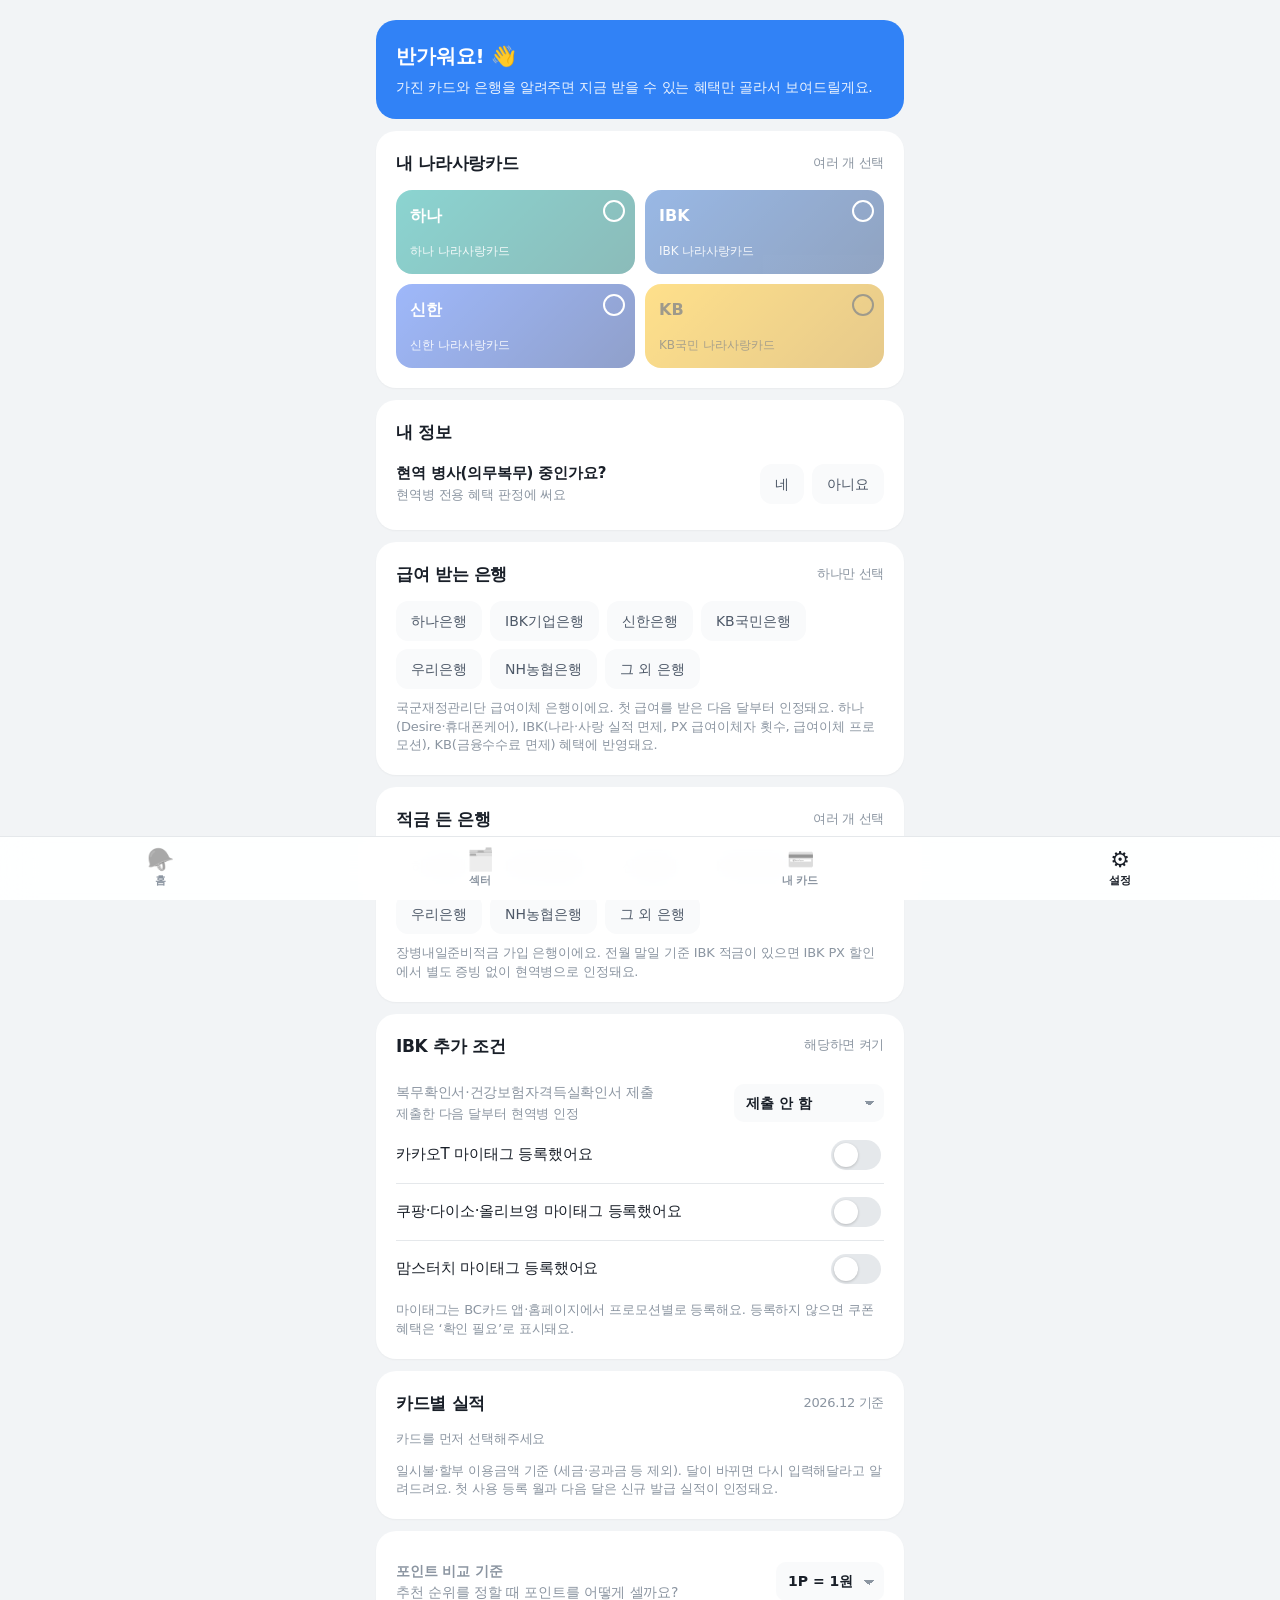
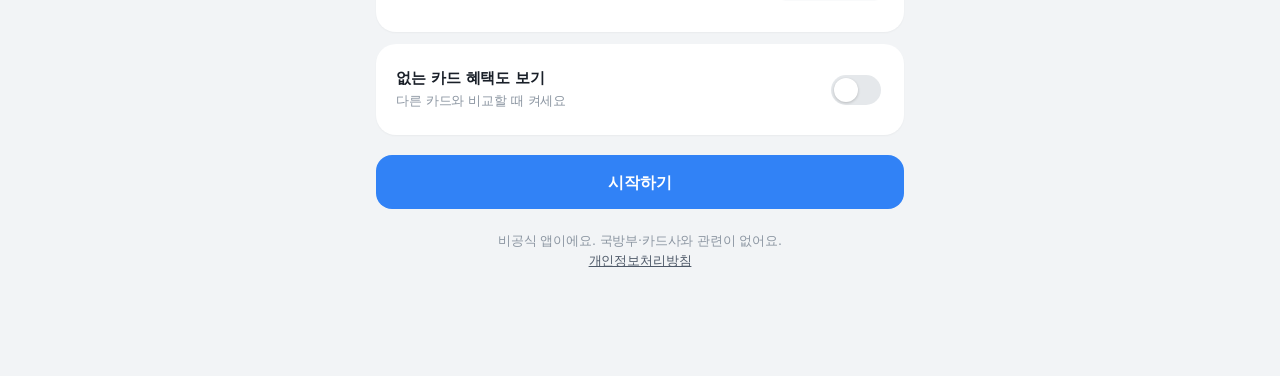
<file: index.html>
<!doctype html>
<html lang="ko">
<head>
  <meta charset="utf-8">
  <meta name="viewport" content="width=device-width, initial-scale=1, viewport-fit=cover">
  <title>나라사랑 혜택</title>
  <meta name="description" content="나라사랑카드 4종(하나·IBK·신한·KB) 혜택을 결제 전에 빠르게 찾아보는 앱">
  <meta name="theme-color" content="#F2F4F6" media="(prefers-color-scheme: light)">
  <meta name="theme-color" content="#101114" media="(prefers-color-scheme: dark)">
  <meta name="apple-mobile-web-app-capable" content="yes">
  <meta name="mobile-web-app-capable" content="yes">
  <meta name="apple-mobile-web-app-status-bar-style" content="default">
  <meta name="apple-mobile-web-app-title" content="나라사랑혜택">
  <link rel="manifest" href="manifest.webmanifest">
  <link rel="icon" type="image/png" sizes="32x32" href="icons/favicon-32.png">
  <link rel="apple-touch-icon" href="icons/apple-touch-icon.png">
  <link rel="stylesheet" href="css/style.css">
</head>
<body>
  <main id="view" class="view" aria-live="polite"></main>

  <nav class="tabbar" aria-label="메인 메뉴">
    <button data-tab="home" class="tab"><span class="tab-ico">🪖</span><span>홈</span></button>
    <button data-tab="sector" class="tab"><span class="tab-ico">🗂️</span><span>섹터</span></button>
    <button data-tab="cards" class="tab"><span class="tab-ico">💳</span><span>내 카드</span></button>
    <button data-tab="settings" class="tab"><span class="tab-ico">⚙️</span><span>설정</span></button>
  </nav>

  <script src="js/data.js"></script>
  <script src="js/engine.js"></script>
  <script src="js/app.js"></script>
</body>
</html>
</file>
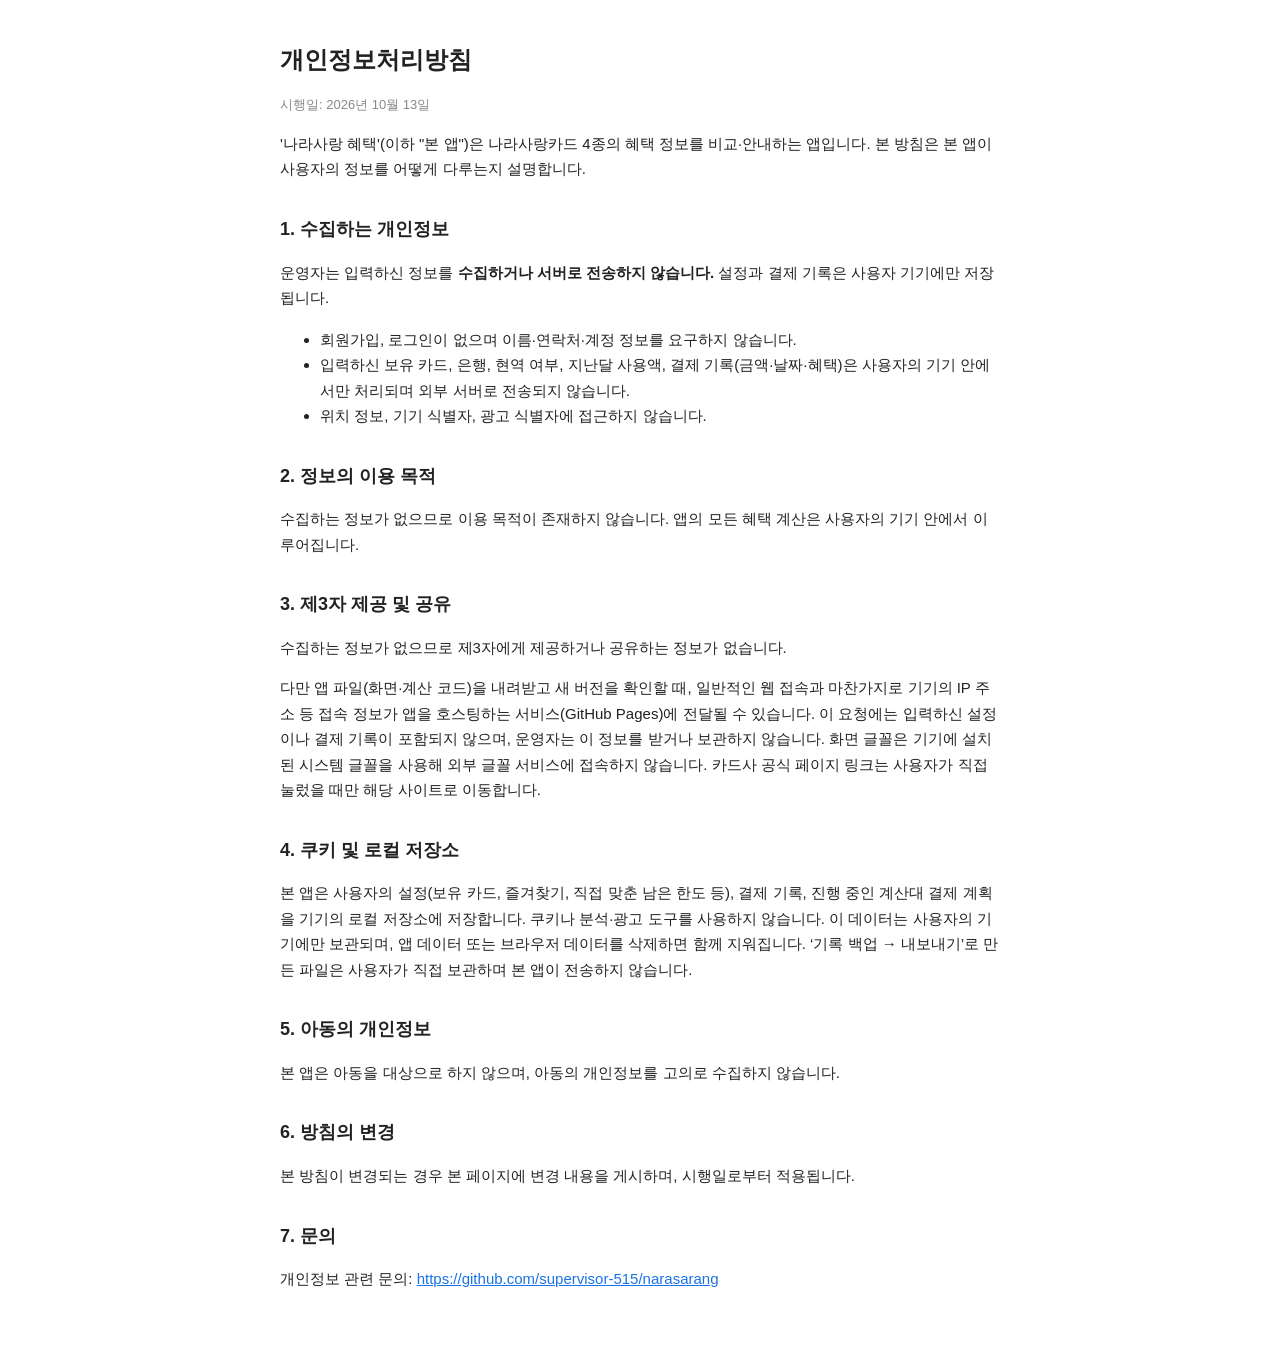
<file: privacy.html>
<!DOCTYPE html>
<html lang="ko">
<head>
<meta charset="UTF-8">
<meta name="viewport" content="width=device-width, initial-scale=1.0">
<title>개인정보처리방침 - 나라사랑 혜택</title>
<style>
  body { font-family: -apple-system, BlinkMacSystemFont, "Apple SD Gothic Neo", "Noto Sans KR", sans-serif; line-height: 1.7; color: #222; max-width: 720px; margin: 0 auto; padding: 24px 20px 64px; }
  h1 { font-size: 24px; margin-bottom: 8px; }
  h2 { font-size: 18px; margin-top: 32px; margin-bottom: 8px; }
  p, li { font-size: 15px; }
  .updated { color: #888; font-size: 13px; }
  a { color: #1a73e8; }
</style>
</head>
<body>
<h1>개인정보처리방침</h1>
<p class="updated">시행일: 2026년 10월 13일</p>

<p>'나라사랑 혜택'(이하 "본 앱")은 나라사랑카드 4종의 혜택 정보를 비교·안내하는 앱입니다. 본 방침은 본 앱이 사용자의 정보를 어떻게 다루는지 설명합니다.</p>

<h2>1. 수집하는 개인정보</h2>
<p>운영자는 입력하신 정보를 <strong>수집하거나 서버로 전송하지 않습니다.</strong> 설정과 결제 기록은 사용자 기기에만 저장됩니다.</p>
<ul>
  <li>회원가입, 로그인이 없으며 이름·연락처·계정 정보를 요구하지 않습니다.</li>
  <li>입력하신 보유 카드, 은행, 현역 여부, 지난달 사용액, 결제 기록(금액·날짜·혜택)은 사용자의 기기 안에서만 처리되며 외부 서버로 전송되지 않습니다.</li>
  <li>위치 정보, 기기 식별자, 광고 식별자에 접근하지 않습니다.</li>
</ul>

<h2>2. 정보의 이용 목적</h2>
<p>수집하는 정보가 없으므로 이용 목적이 존재하지 않습니다. 앱의 모든 혜택 계산은 사용자의 기기 안에서 이루어집니다.</p>

<h2>3. 제3자 제공 및 공유</h2>
<p>수집하는 정보가 없으므로 제3자에게 제공하거나 공유하는 정보가 없습니다.</p>
<p>다만 앱 파일(화면·계산 코드)을 내려받고 새 버전을 확인할 때, 일반적인 웹 접속과 마찬가지로 기기의 IP 주소 등 접속 정보가 앱을 호스팅하는 서비스(GitHub Pages)에 전달될 수 있습니다. 이 요청에는 입력하신 설정이나 결제 기록이 포함되지 않으며, 운영자는 이 정보를 받거나 보관하지 않습니다. 화면 글꼴은 기기에 설치된 시스템 글꼴을 사용해 외부 글꼴 서비스에 접속하지 않습니다. 카드사 공식 페이지 링크는 사용자가 직접 눌렀을 때만 해당 사이트로 이동합니다.</p>

<h2>4. 쿠키 및 로컬 저장소</h2>
<p>본 앱은 사용자의 설정(보유 카드, 즐겨찾기, 직접 맞춘 남은 한도 등), 결제 기록, 진행 중인 계산대 결제 계획을 기기의 로컬 저장소에 저장합니다. 쿠키나 분석·광고 도구를 사용하지 않습니다. 이 데이터는 사용자의 기기에만 보관되며, 앱 데이터 또는 브라우저 데이터를 삭제하면 함께 지워집니다. ‘기록 백업 → 내보내기’로 만든 파일은 사용자가 직접 보관하며 본 앱이 전송하지 않습니다.</p>

<h2>5. 아동의 개인정보</h2>
<p>본 앱은 아동을 대상으로 하지 않으며, 아동의 개인정보를 고의로 수집하지 않습니다.</p>

<h2>6. 방침의 변경</h2>
<p>본 방침이 변경되는 경우 본 페이지에 변경 내용을 게시하며, 시행일로부터 적용됩니다.</p>

<h2>7. 문의</h2>
<p>개인정보 관련 문의: <a href="https://github.com/supervisor-515/narasarang">https://github.com/supervisor-515/narasarang</a></p>
</body>
</html>
</file>
<file: css/style.css>
:root {
  --bg: #F2F4F6;
  --surface: #FFFFFF;
  --surface-2: #F9FAFB;
  --line: #E5E8EB;
  --text: #191F28;
  --text-2: #4E5968;
  --text-3: #8B95A1;
  --accent: #3182F6;
  --accent-soft: #E8F3FF;
  --ok: #12AC79;
  --ok-soft: #E5F8F1;
  --warn: #E08A00;
  --warn-soft: #FFF4DE;
  --no: #8B95A1;
  --no-soft: #F2F4F6;
  --danger: #F04452;
  --radius: 20px;
  --shadow: 0 1px 2px rgba(0, 0, 0, .04);
  --tabbar-h: 64px;
  color-scheme: light;
}

@media (prefers-color-scheme: dark) {
  :root:not([data-theme="light"]) {
    --bg: #101114;
    --surface: #1C1D22;
    --surface-2: #24262C;
    --line: #2E3038;
    --text: #F2F4F6;
    --text-2: #C3C8D0;
    --text-3: #8B919C;
    --accent: #4C94FF;
    --accent-soft: #1B2B44;
    --ok: #2CCB93;
    --ok-soft: #133328;
    --warn: #FFB547;
    --warn-soft: #3A2B12;
    --no: #7D838E;
    --no-soft: #26282E;
    color-scheme: dark;
  }
}
:root[data-theme="dark"] {
  --bg: #101114; --surface: #1C1D22; --surface-2: #24262C; --line: #2E3038;
  --text: #F2F4F6; --text-2: #C3C8D0; --text-3: #8B919C;
  --accent: #4C94FF; --accent-soft: #1B2B44; --ok: #2CCB93; --ok-soft: #133328;
  --warn: #FFB547; --warn-soft: #3A2B12; --no: #7D838E; --no-soft: #26282E;
  color-scheme: dark;
}

* { box-sizing: border-box; -webkit-tap-highlight-color: transparent; }
html, body { margin: 0; padding: 0; }
body {
  background: var(--bg);
  color: var(--text);
  font-family: "Pretendard Variable", Pretendard, -apple-system, BlinkMacSystemFont, "Apple SD Gothic Neo", "Noto Sans KR", system-ui, sans-serif;
  font-size: 15px;
  line-height: 1.45;
  letter-spacing: -0.01em;
  -webkit-font-smoothing: antialiased;
  overscroll-behavior-y: none;
}
button, input, select { font: inherit; color: inherit; }
button { cursor: pointer; border: 0; background: none; padding: 0; }

.view {
  max-width: 560px;
  margin: 0 auto;
  padding: calc(env(safe-area-inset-top) + 12px) 16px calc(var(--tabbar-h) + env(safe-area-inset-bottom) + 24px);
  min-height: 100vh;
}

/* ── 헤더 ── */
.hello { padding: 12px 4px 16px; }
.hello h1 { font-size: 24px; line-height: 1.3; margin: 0; font-weight: 700; letter-spacing: -0.03em; }
.hello p { margin: 6px 0 0; color: var(--text-3); font-size: 14px; }
.page-title { font-size: 22px; font-weight: 700; margin: 12px 4px 16px; letter-spacing: -0.03em; }

/* ── 검색 ── */
.search-wrap {
  position: sticky; top: 0; z-index: 5;
  margin: 0 -16px; padding: calc(env(safe-area-inset-top) + 8px) 16px 10px;
  background: var(--bg);
}
.search {
  display: flex; align-items: center; gap: 8px;
  background: var(--surface); border-radius: 16px; padding: 0 14px; height: 52px;
  box-shadow: var(--shadow); border: 1.5px solid transparent;
}
.search:focus-within { border-color: var(--accent); }
.search input { flex: 1; border: 0; outline: 0; background: transparent; font-size: 16px; min-width: 0; }
.search input::placeholder { color: var(--text-3); }
.search .clear { width: 24px; height: 24px; border-radius: 50%; background: var(--line); color: var(--text-2); font-size: 13px; display: none; }
.search.has-value .clear { display: inline-flex; align-items: center; justify-content: center; }

.chips { display: flex; gap: 8px; overflow-x: auto; padding: 4px 2px 2px; scrollbar-width: none; margin: 0 -16px; padding-left: 16px; padding-right: 16px; }
.chips::-webkit-scrollbar { display: none; }
.chip {
  flex: none; height: 36px; padding: 0 14px; border-radius: 18px;
  background: var(--surface); color: var(--text-2); font-size: 14px; font-weight: 500;
  display: inline-flex; align-items: center; gap: 6px; box-shadow: var(--shadow);
}
.chip.on { background: var(--text); color: var(--bg); }
.chip .n { font-size: 12px; color: var(--accent); font-weight: 700; }
.chip.on .n { color: inherit; opacity: .7; }

/* ── 섹션/카드 컨테이너 ── */
.section { background: var(--surface); border-radius: var(--radius); padding: 20px; margin: 12px 0; box-shadow: var(--shadow); }
.section h2 { font-size: 17px; margin: 0 0 14px; font-weight: 700; letter-spacing: -0.02em; display: flex; align-items: center; justify-content: space-between; }
.section h2 small { font-size: 13px; color: var(--text-3); font-weight: 500; }
.muted { color: var(--text-3); font-size: 13px; }

/* ── 섹터 그리드 ── */
.grid { display: grid; grid-template-columns: repeat(4, 1fr); gap: 4px 4px; }
.cell { display: flex; flex-direction: column; align-items: center; gap: 6px; padding: 10px 2px; border-radius: 14px; position: relative; }
.cell:active { background: var(--surface-2); }
.cell .ico { width: 48px; height: 48px; border-radius: 16px; background: var(--surface-2); display: grid; place-items: center; font-size: 26px; }
.cell .lbl { font-size: 12.5px; color: var(--text-2); text-align: center; line-height: 1.2; word-break: keep-all; }
.cell .badge { position: absolute; top: 4px; right: calc(50% - 32px); min-width: 18px; height: 18px; padding: 0 5px; border-radius: 9px; background: var(--accent); color: #fff; font-size: 11px; font-weight: 700; display: grid; place-items: center; }

/* ── 베스트 하이라이트 ── */
.best {
  border-radius: var(--radius); padding: 20px; margin: 12px 0; color: #fff;
  background: linear-gradient(135deg, var(--c1), var(--c2));
  box-shadow: 0 8px 24px -12px var(--c2);
}
.best .k { font-size: 13px; opacity: .85; }
.best .t { font-size: 20px; font-weight: 700; margin-top: 4px; letter-spacing: -0.02em; }
.best .v { font-size: 34px; font-weight: 800; margin-top: 6px; letter-spacing: -0.03em; }
.best .s { font-size: 13px; opacity: .9; margin-top: 4px; }
.best.dark-text { color: #2B2100; }

/* ── 혜택 리스트 ── */
.list { background: var(--surface); border-radius: var(--radius); margin: 12px 0; overflow: hidden; box-shadow: var(--shadow); }
.list-head { padding: 18px 20px 6px; font-size: 15px; font-weight: 700; display: flex; justify-content: space-between; align-items: baseline; }
.list-head small { font-weight: 500; color: var(--text-3); font-size: 12.5px; }
.item { padding: 16px 20px; border-top: 1px solid var(--line); display: block; width: 100%; text-align: left; }
.list-head + .item, .item:first-child { border-top: 0; }
.item.dim { opacity: .55; }
.row { display: flex; gap: 12px; align-items: flex-start; }
.logo {
  flex: none; width: 40px; height: 40px; border-radius: 12px; display: grid; place-items: center;
  font-size: 12px; font-weight: 800; letter-spacing: -0.04em;
  background: linear-gradient(135deg, var(--c1), var(--c2)); color: var(--ct);
}
.body { flex: 1; min-width: 0; }
.title { font-weight: 600; font-size: 15.5px; line-height: 1.35; }
.where { color: var(--text-3); font-size: 13px; margin-top: 2px; overflow: hidden; text-overflow: ellipsis; display: -webkit-box; -webkit-line-clamp: 2; -webkit-box-orient: vertical; }
.val { flex: none; text-align: right; max-width: 40%; }
.val b { display: block; font-size: 17px; font-weight: 700; color: var(--accent); letter-spacing: -0.02em; word-break: keep-all; }
.val i { display: block; font-style: normal; font-size: 12px; color: var(--text-3); margin-top: 2px; }
.val .est { color: var(--ok); }
.meta { margin: 8px 0 0 52px; display: flex; flex-wrap: wrap; gap: 6px; align-items: center; }
.pill { font-size: 12px; font-weight: 600; padding: 3px 8px; border-radius: 8px; white-space: nowrap; }
.pill.ok { background: var(--ok-soft); color: var(--ok); }
.pill.check { background: var(--warn-soft); color: var(--warn); }
.pill.no { background: var(--no-soft); color: var(--no); }
.pill.tag { background: var(--surface-2); color: var(--text-2); font-weight: 500; }
.pill.until { background: var(--accent-soft); color: var(--accent); }
.detail { display: none; margin: 10px 0 0 52px; font-size: 13px; color: var(--text-2); background: var(--surface-2); border-radius: 12px; padding: 12px 14px; }
.item.open .detail { display: block; }
.detail p { margin: 0 0 6px; }
.detail p:last-child { margin-bottom: 0; }
.detail .me { color: var(--accent); font-weight: 600; }
.detail ul { margin: 4px 0 0; padding-left: 16px; }

.empty { text-align: center; padding: 40px 20px; color: var(--text-3); }
.empty .big { font-size: 40px; }

/* ── 카드 바 ── */
.seg { display: flex; gap: 6px; background: var(--surface); padding: 4px; border-radius: 14px; margin: 4px 0 12px; box-shadow: var(--shadow); }
.seg button { flex: 1; height: 38px; border-radius: 10px; font-weight: 600; font-size: 14px; color: var(--text-3); }
.seg button.on { background: var(--text); color: var(--bg); }
.kv { display: flex; justify-content: space-between; align-items: center; padding: 10px 0; border-top: 1px solid var(--line); gap: 12px; }
.kv:first-of-type { border-top: 0; }
.kv span { color: var(--text-3); font-size: 14px; }
.kv b { font-weight: 600; text-align: right; }
.tierbar { display: flex; gap: 4px; margin-top: 10px; }
.tierbar div { flex: 1; height: 6px; border-radius: 3px; background: var(--line); }
.tierbar div.on { background: var(--accent); }
.tierlbl { display: flex; justify-content: space-between; font-size: 11px; color: var(--text-3); margin-top: 6px; }

/* ── 설정 ── */
.pick { display: grid; grid-template-columns: 1fr 1fr; gap: 10px; }
.pick-card {
  position: relative; border-radius: 16px; padding: 14px; text-align: left; min-height: 84px;
  background: linear-gradient(135deg, var(--c1), var(--c2)); color: var(--ct);
  display: flex; flex-direction: column; justify-content: space-between; opacity: .45; transition: opacity .15s, transform .15s;
}
.pick-card.on { opacity: 1; }
.pick-card:active { transform: scale(.98); }
.pick-card b { font-size: 16px; }
.pick-card small { font-size: 12px; opacity: .9; }
.pick-card .ck { position: absolute; top: 10px; right: 10px; width: 22px; height: 22px; border-radius: 50%; border: 2px solid currentColor; display: grid; place-items: center; font-size: 13px; font-weight: 800; }
.pick-card.on .ck { background: #fff; color: #191F28; border-color: #fff; }
.opts { display: flex; flex-wrap: wrap; gap: 8px; }
.opt { height: 40px; padding: 0 14px; border-radius: 12px; background: var(--surface-2); color: var(--text-2); font-weight: 500; font-size: 14px; border: 1.5px solid transparent; }
.opt.on { background: var(--accent-soft); color: var(--accent); border-color: var(--accent); font-weight: 700; }
.hint { font-size: 13px; color: var(--text-3); margin: 10px 0 0; }
.spend-row { display: flex; align-items: center; justify-content: space-between; gap: 12px; padding: 10px 0; border-top: 1px solid var(--line); }
.spend-row:first-of-type { border-top: 0; }
.spend-row .who { display: flex; align-items: center; gap: 10px; font-weight: 600; }
.spend-row .logo { width: 32px; height: 32px; border-radius: 10px; font-size: 10.5px; }
select.sel {
  appearance: none; -webkit-appearance: none; background: var(--surface-2); border: 0; border-radius: 10px;
  padding: 9px 30px 9px 12px; font-size: 14px; font-weight: 600; color: var(--text);
  background-image: linear-gradient(45deg, transparent 50%, var(--text-3) 50%), linear-gradient(135deg, var(--text-3) 50%, transparent 50%);
  background-position: calc(100% - 15px) 52%, calc(100% - 10px) 52%; background-size: 5px 5px; background-repeat: no-repeat;
}
.switch { display: flex; align-items: center; justify-content: space-between; gap: 12px; padding: 4px 0; }
.switch input { appearance: none; -webkit-appearance: none; width: 50px; height: 30px; border-radius: 15px; background: var(--line); position: relative; flex: none; transition: background .15s; }
.switch input::after { content: ""; position: absolute; top: 3px; left: 3px; width: 24px; height: 24px; border-radius: 50%; background: #fff; box-shadow: 0 1px 3px rgba(0,0,0,.2); transition: transform .15s; }
.switch input:checked { background: var(--accent); }
.switch input:checked::after { transform: translateX(20px); }
.btn { width: 100%; height: 54px; border-radius: 16px; background: var(--accent); color: #fff; font-weight: 700; font-size: 16px; margin-top: 8px; }
.btn.ghost { background: var(--surface); color: var(--danger); box-shadow: var(--shadow); }
.notice { font-size: 12.5px; color: var(--text-3); line-height: 1.6; padding: 4px 6px; }
.app-info { text-align: center; margin-top: 18px; }
.app-info a { color: var(--text-2); }
.welcome { background: var(--accent); color: #fff; border-radius: var(--radius); padding: 22px 20px; margin: 8px 0 12px; }
.welcome h2 { margin: 0 0 6px; font-size: 20px; }
.welcome p { margin: 0; opacity: .9; font-size: 14px; }
.cta { display: flex; align-items: center; justify-content: space-between; gap: 12px; }
.cta button { flex: none; height: 40px; padding: 0 16px; border-radius: 12px; background: var(--accent); color: #fff; font-weight: 700; font-size: 14px; }

/* ── 탭바 ── */
.tabbar {
  position: fixed; left: 0; right: 0; bottom: 0; z-index: 10;
  display: flex; justify-content: space-around;
  height: calc(var(--tabbar-h) + env(safe-area-inset-bottom)); padding-bottom: env(safe-area-inset-bottom);
  background: color-mix(in srgb, var(--surface) 92%, transparent);
  -webkit-backdrop-filter: blur(16px); backdrop-filter: blur(16px);
  border-top: 1px solid var(--line);
}
.tab { flex: 1; max-width: 140px; display: flex; flex-direction: column; align-items: center; justify-content: center; gap: 2px; font-size: 11px; color: var(--text-3); font-weight: 600; }
.tab-ico { font-size: 22px; filter: grayscale(1); opacity: .55; line-height: 1; }
.tab.on { color: var(--text); }
.tab.on .tab-ico { filter: none; opacity: 1; }

.toast { position: fixed; left: 50%; width: max-content; max-width: calc(100% - 48px); text-align: center; bottom: calc(var(--tabbar-h) + env(safe-area-inset-bottom) + 16px); transform: translateX(-50%); background: rgba(25,31,40,.92); color: #fff; padding: 10px 16px; border-radius: 12px; font-size: 14px; z-index: 20; }

/* ── 결제 확정 & 기록 ── */
.pill.used { background: var(--accent-soft); color: var(--accent); }
.confirm {
  display: block; width: calc(100% - 52px); margin: 10px 0 0 52px; height: 42px; border-radius: 12px;
  background: var(--accent); color: #fff; font-weight: 700; font-size: 14px;
}
.confirm:active, .best-confirm:active { transform: scale(.98); }
.best-confirm {
  margin-top: 14px; width: 100%; height: 46px; border-radius: 14px;
  background: rgba(255,255,255,.95); color: #191F28; font-weight: 700; font-size: 15px;
}
.saved { font-size: 30px; font-weight: 800; letter-spacing: -0.03em; color: var(--ok); }
.meter { height: 8px; border-radius: 4px; background: var(--line); overflow: hidden; margin: 2px 0 6px; }
.meter div { height: 100%; background: var(--accent); border-radius: 4px; }

/* ── 금액 입력 카드 ── */
.amt-card { background: var(--surface); border-radius: var(--radius); padding: 18px 20px 16px; margin: 4px 0 12px; box-shadow: var(--shadow); border: 2px solid transparent; transition: border-color .15s; }
.amt-card:focus-within { border-color: var(--accent); }
.amt-card[hidden] { display: none; }
.amt-label { display: block; font-size: 14px; color: var(--text-3); font-weight: 600; }
.amt-field { display: flex; align-items: baseline; gap: 4px; margin-top: 6px; }
.amt-field { position: relative; flex-wrap: nowrap; }
.amt-field input, .amt-measure {
  font-size: 34px; font-weight: 800; letter-spacing: -0.03em; font-family: inherit;
}
.amt-measure { position: absolute; visibility: hidden; white-space: pre; left: 0; top: 0; pointer-events: none; }
.amt-field input {
  flex: none; max-width: calc(100% - 40px); min-width: 0; border: 0; outline: 0; background: transparent; padding: 0;
  font-size: 34px; font-weight: 800; letter-spacing: -0.03em; color: var(--text); caret-color: var(--accent);
}
.amt-field input::placeholder { color: var(--line); font-weight: 700; }
@media (prefers-color-scheme: dark) { :root:not([data-theme="light"]) .amt-field input::placeholder { color: var(--text-3); opacity: .5; } }
.amt-won { font-size: 26px; font-weight: 700; color: var(--text); }
.amt-won.off { color: var(--line); }
.amt-add { display: flex; gap: 6px; margin-top: 14px; overflow-x: auto; scrollbar-width: none; }
.amt-add::-webkit-scrollbar { display: none; }
.amt-add button {
  flex: 1 0 auto; height: 38px; padding: 0 12px; border-radius: 10px;
  background: var(--surface-2); color: var(--text-2); font-size: 14px; font-weight: 600;
}
.amt-add button:active { background: var(--accent-soft); color: var(--accent); }
.amt-add .reset { flex: 0 0 auto; color: var(--text-3); font-weight: 500; }

input[type="search"]::-webkit-search-cancel-button { -webkit-appearance: none; display: none; }
.chips-label { font-size: 14px; font-weight: 700; margin: 0 4px 8px; }
.chips-label span { font-weight: 500; color: var(--text-3); font-size: 12.5px; margin-left: 6px; }

/* ── 신뢰성 개선 ── */
.cardbar {
  display: flex; justify-content: space-between; align-items: center; gap: 12px;
  border-radius: 18px; padding: 16px 18px; color: var(--ct);
  background: linear-gradient(135deg, var(--c1), var(--c2));
}
.cardbar b { font-size: 16px; }
.cardbar.dark-text { color: #2B2100; }
.cb-sub { font-size: 12.5px; opacity: .85; margin-top: 2px; }
.cb-lim { text-align: right; font-weight: 800; font-size: 18px; white-space: nowrap; }
.cb-lim small { display: block; font-size: 12px; font-weight: 500; opacity: .85; }
.cardbar + .meter { margin: 8px 4px 4px; }
.no-left { color: var(--danger); font-size: 13px; }
.warn { color: var(--warn); font-weight: 600; }
.src { color: var(--text-3); font-size: 12px; }
.src a, .kv a { color: var(--accent); text-decoration: none; }
.flags { display: flex; flex-wrap: wrap; gap: 6px; margin: 8px 0; }
.flag { height: 34px; padding: 0 12px; border-radius: 10px; background: var(--accent); color: #fff; font-size: 13px; font-weight: 700; }
.flag.ghost { background: var(--surface); color: var(--text-2); border: 1px solid var(--line); }
.flag-row { display: inline-flex; align-items: center; gap: 6px; font-weight: 600; }
.best-ctx { margin-top: 10px; font-size: 13px; background: rgba(0,0,0,.18); border-radius: 10px; padding: 8px 10px; }
.best.dark-text .best-ctx { background: rgba(255,255,255,.4); }
.saved .pt { font-size: 18px; color: var(--accent); }
.mnav { display: inline-flex; align-items: center; gap: 6px; font-size: 14px; font-weight: 600; color: var(--text-2); }
.mnav button { width: 30px; height: 30px; border-radius: 50%; background: var(--surface-2); font-size: 18px; color: var(--text-2); }
.mnav button:disabled { opacity: .35; cursor: default; }
.led { border-top: 1px solid var(--line); padding: 12px 0; cursor: pointer; }
.led-main { display: flex; justify-content: space-between; align-items: center; gap: 12px; }
.led-main b { font-weight: 600; font-size: 14.5px; }
.led-v { font-weight: 700; color: var(--ok); white-space: nowrap; text-align: right; }
.led-v small { display: block; color: var(--accent); font-size: 12px; }
.led-detail { display: none; margin-top: 8px; background: var(--surface-2); border-radius: 12px; padding: 4px 12px 12px; }
.led.open .led-detail { display: block; }
.btn.small { height: 42px; font-size: 14px; margin-top: 8px; }
.spend-sel { display: flex; gap: 8px; flex-wrap: wrap; justify-content: flex-end; }
.spend-sel label { display: flex; flex-direction: column; gap: 2px; }
.spend-sel small { font-size: 11px; color: var(--text-3); }
.switch + .switch { border-top: 1px solid var(--line); padding-top: 10px; margin-top: 6px; }
.remain { font-size: 13.5px; text-align: right; }

/* ── 티켓 매수 · 사용 기록 ── */
.tickets { display: flex; justify-content: space-between; align-items: center; gap: 8px; margin-top: 12px; padding-top: 12px; border-top: 1px solid var(--line); font-weight: 600; font-size: 14px; }
.tickets[hidden] { display: none; }
.tickets small { display: block; font-weight: 500; color: var(--text-3); font-size: 12px; }
.stepper { display: inline-flex; align-items: center; gap: 10px; }
.stepper button { width: 36px; height: 36px; border-radius: 10px; background: var(--surface-2); font-size: 20px; color: var(--text-2); }
.stepper b { min-width: 36px; text-align: center; }
.confirm.ghost { background: var(--surface-2); color: var(--accent); }

/* ── 홈: PX 우선 ── */
.px-home { padding: 6px 4px 10px; }
.px-title { font-size: 22px; font-weight: 800; letter-spacing: -0.03em; }
.px-sub { margin: 4px 0 0; color: var(--text-3); font-size: 13.5px; }

/* ── 남은 한도 게이지 ── */
.lim-card { border-top: 1px solid var(--line); padding: 14px 0 4px; }
.lim-card:first-of-type { border-top: 0; padding-top: 2px; }
.lim-head { display: flex; justify-content: space-between; align-items: baseline; gap: 10px; margin-bottom: 10px; }
.lim-head b { font-size: 15.5px; font-weight: 700; }
.lim-head span { font-size: 12.5px; color: var(--text-3); white-space: nowrap; }
.lim-group + .lim-group { margin-top: 12px; }
.lim-label { font-size: 13px; font-weight: 700; color: var(--text-2); margin-bottom: 6px; display: flex; align-items: center; gap: 6px; }
.lim-rate { font-size: 11.5px; font-weight: 700; color: var(--accent); background: var(--accent-soft); border-radius: 6px; padding: 1px 6px; }
.g-grid { display: grid; grid-template-columns: repeat(auto-fit, minmax(130px, 1fr)); gap: 8px; }
.g { --tone: var(--accent); background: var(--surface-2); border-radius: 14px; padding: 12px 12px 10px; display: flex; flex-direction: column; gap: 4px; min-width: 0; }
.g.low { --tone: var(--warn); }
.g.out { --tone: var(--no); }
.g-k { font-size: 12px; color: var(--text-3); font-weight: 600; }
.g-left { font-size: 18px; font-weight: 800; letter-spacing: -0.02em; color: var(--tone); }
.g.ok .g-left { color: var(--text); }
.g-bar { height: 6px; border-radius: 3px; background: var(--line); overflow: hidden; margin: 2px 0; }
.g-bar div { height: 100%; border-radius: 3px; background: var(--tone); transition: width .3s; }
.g-sub { font-size: 11.5px; color: var(--text-3); font-variant-numeric: tabular-nums; }
.pips { display: flex; gap: 4px; flex-wrap: wrap; margin: 3px 0; }
.pips i { width: 10px; height: 10px; border-radius: 50%; background: var(--line); }
.pips i.on { background: var(--tone); }

/* 결제 계획 */
.plan-sum { display: flex; align-items: flex-end; justify-content: space-between; gap: 12px; flex-wrap: wrap; }
.plan-sum b { display: block; font-size: 26px; font-weight: 800; letter-spacing: -0.03em; color: var(--ok); margin-top: 2px; }
.plan-steps { list-style: none; margin: 14px 0 0; padding: 0; }
.plan-step { display: flex; gap: 10px; align-items: flex-start; padding: 12px 0; border-top: 1px solid var(--line); }
.plan-step .no { flex: none; width: 22px; height: 22px; margin-top: 9px; border-radius: 50%; background: var(--surface-2); color: var(--text-2); font-size: 12px; font-weight: 700; display: grid; place-items: center; }
.plan-step .val b { font-size: 16px; }
.plan-step .val .zero { color: var(--text-3); }
.plan .confirm { width: 100%; margin: 14px 0 0; height: 48px; font-size: 15px; }
.warn-text { color: var(--warn); }
.link { color: var(--accent); font-weight: 600; font-size: inherit; padding: 0; text-decoration: underline; }
.best .why { opacity: .95; }
.best .alt { margin-top: 8px; padding-top: 8px; border-top: 1px solid rgba(255,255,255,.25); opacity: .9; }
.best.dark-text .alt { border-top-color: rgba(0,0,0,.15); }
.route { background: var(--surface); border-radius: var(--radius); padding: 14px 16px; margin: 12px 0; }
.route-row { display: flex; flex-direction: column; gap: 6px; margin-top: 8px; }
.route-row:first-child { margin-top: 0; }
.route-row > span { font-size: 13px; font-weight: 600; color: var(--text-2); }
.route .opt { height: 34px; font-size: 13px; padding: 0 12px; }
.route .hint { margin-top: 8px; font-size: 12px; }
.seg button small { font-size: 11px; font-weight: 500; opacity: .7; }
.gain-row { display: flex; flex-wrap: wrap; align-items: center; gap: 6px; margin: 0 2px 8px; font-size: 13px; color: var(--text-2); }
.gain-row .opt { height: 32px; padding: 0 10px; font-size: 13px; }
.plan-step.done { opacity: .6; }
.plan-step.cur .no { background: var(--accent); color: #fff; }
.plan-step.done .no { background: var(--ok-soft); color: var(--ok); }
.co-head { display: flex; align-items: center; justify-content: space-between; }
.co-note { margin: -8px 4px 12px; }
.co-progress { font-size: 14px; font-weight: 700; color: var(--accent); margin: 0 4px 8px; }
.co-card { border-radius: var(--radius); padding: 22px 20px; color: var(--ct); background: linear-gradient(135deg, var(--c1), var(--c2)); }
.co-card.dark-text { color: #2B2100; }
.co-k { font-size: 14px; opacity: .85; }
.co-name { font-size: 22px; font-weight: 700; margin-top: 4px; }
.co-amt { font-size: 44px; font-weight: 800; letter-spacing: -0.03em; margin-top: 8px; font-variant-numeric: tabular-nums; }
.co-v { font-size: 15px; opacity: .9; margin-top: 2px; }
.co-pay { margin-top: 14px; height: 60px; font-size: 18px; }
.co-actions { display: flex; gap: 8px; margin: 12px 0; flex-wrap: wrap; }
.co-actions .opt { flex: 1; }
.co-big { display: block; font-size: 30px; font-weight: 800; margin-top: 4px; }
.co-save { color: var(--ok); font-weight: 700; margin-top: 4px; }
.co-done .confirm, .warn-box .confirm { width: 100%; margin: 12px 0 0; height: 48px; }
.warn-box { border: 1px solid var(--warn); }
.co-btns { display: flex; gap: 6px; flex: none; }
.cta button.ghost { background: var(--surface-2); color: var(--text-2); }
.adj-line { display: flex; justify-content: space-between; align-items: center; gap: 8px; font-size: 12.5px; color: var(--text-2); margin: 8px 4px 4px; }
.adj-mini { font-size: 12px; color: var(--text-3); display: flex; gap: 6px; align-items: center; margin-top: -2px; }
.adj-mini .link, .adj-line .link { font-size: 12.5px; }
.section > .link { margin-top: 10px; font-size: 13px; }
.chip.fav { border-color: var(--accent); color: var(--accent); }
.fav-toggle { display: block; margin: 4px 0 0 auto; font-size: 13px; font-weight: 600; color: var(--accent); padding: 6px 4px; }
.fav-row { display: flex; align-items: center; justify-content: space-between; gap: 8px; padding: 8px 0; border-top: 1px solid var(--line); }
.fav-row:first-of-type { border-top: 0; }
.fav-row small { color: var(--text-3); }
.fav-btns { display: flex; gap: 4px; flex: none; }
.fav-btns .opt { height: 34px; padding: 0 10px; }

/* ── 월간 리포트 ── */
.rp-kpis { display: grid; grid-template-columns: 1fr 1fr; gap: 8px; }
.rp-kpi { background: var(--surface-2); border-radius: 14px; padding: 12px 14px; display: flex; flex-direction: column; gap: 2px; min-width: 0; }
.rp-kpi span { font-size: 12.5px; color: var(--text-3); font-weight: 600; }
.rp-big { font-size: 24px; font-weight: 800; letter-spacing: -0.03em; color: var(--ok); }
.rp-big em { font-style: normal; font-size: 16px; margin-left: 1px; }
.rp-kpi small { font-size: 12px; color: var(--text-3); }
.rp-sub { font-size: 13.5px; font-weight: 700; margin: 18px 0 8px; }
.rp-row { display: grid; grid-template-columns: 96px 1fr auto; align-items: center; gap: 10px; padding: 6px 0; }
.rp-name { display: flex; align-items: center; gap: 6px; font-size: 13.5px; font-weight: 600; white-space: nowrap; }
.rp-name .logo { width: 24px; height: 24px; border-radius: 7px; font-size: 8.5px; }
.rp-row.me .rp-name { color: var(--accent); }
.rp-bar { height: 8px; border-radius: 4px; background: var(--line); overflow: hidden; }
.rp-bar div { height: 100%; border-radius: 4px; background: var(--accent); }
.rp-row b { font-size: 14px; text-align: right; white-space: nowrap; font-variant-numeric: tabular-nums; }
.rp-row b small { display: block; font-size: 11.5px; font-weight: 600; color: var(--text-3); }
.rp-row b small.up { color: var(--ok); }
.rp-row b small.down { color: var(--warn); }
.rp-msg { margin: 10px 0 0; padding: 10px 12px; border-radius: 12px; background: var(--ok-soft); color: var(--text-2); font-size: 13px; }
.rp-msg b { color: var(--ok); }
.rp-hist { display: grid; grid-template-columns: repeat(6, 1fr); gap: 6px; align-items: end; }
.rp-col { display: flex; flex-direction: column; align-items: center; gap: 4px; padding: 6px 0; border-radius: 10px; }
.rp-col.on { background: var(--accent-soft); }
.rp-v { font-size: 10.5px; color: var(--text-3); min-height: 14px; font-variant-numeric: tabular-nums; }
.rp-c { height: 64px; display: flex; align-items: flex-end; }
.rp-c i { display: block; width: 18px; border-radius: 5px 5px 2px 2px; background: var(--line); }
.rp-col.on .rp-c i { background: var(--accent); }
.rp-col:not(.on) .rp-c i { background: color-mix(in srgb, var(--accent) 35%, var(--line)); }
.rp-m { font-size: 12px; color: var(--text-2); font-weight: 600; }
.rp-msg.warn { background: var(--warn-soft); }
.rp-msg.warn b { color: var(--warn); }
</file>
